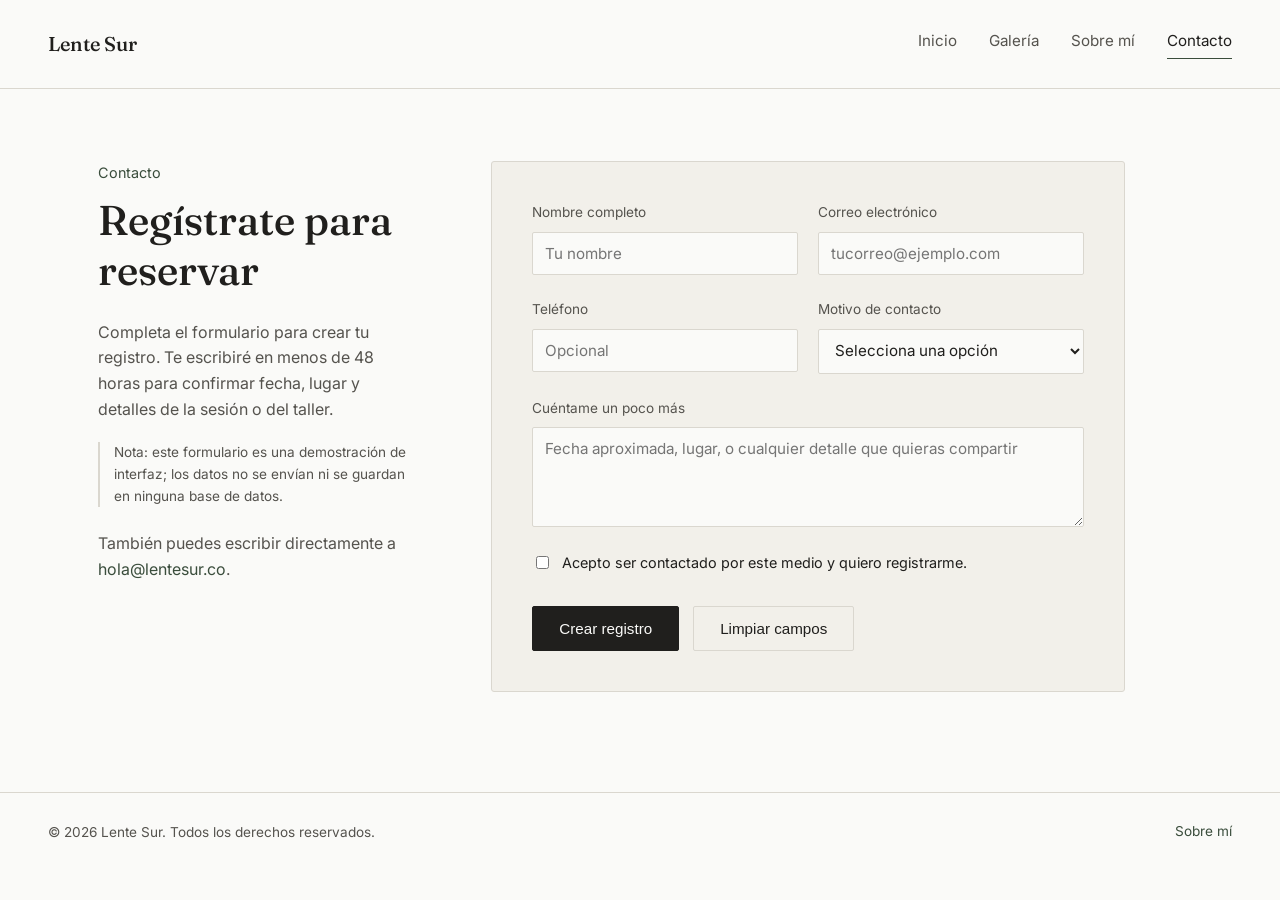
<file: contacto.html>
<!DOCTYPE html>
<html lang="es">
<head>
  <meta charset="UTF-8">
  <meta name="viewport" content="width=device-width, initial-scale=1.0">
  <title>Contacto — Lente Sur</title>
  <link rel="preconnect" href="https://fonts.googleapis.com">
  <link href="https://fonts.googleapis.com/css2?family=Fraunces:opsz,wght@9..144,400;9..144,500;9..144,600&family=Inter:wght@400;500&display=swap" rel="stylesheet">
  <link rel="stylesheet" href="contacto.css">
</head>
<body>

  <header class="site-header">
    <a href="index.html" class="logo">Lente Sur</a>
    <nav class="nav">
      <a href="index.html" class="nav-link">Inicio</a>
      <a href="galeria.html" class="nav-link">Galería</a>
      <a href="sobre.html" class="nav-link">Sobre mí</a>
      <a href="contacto.html" class="nav-link active">Contacto</a>
    </nav>
  </header>

  <main>
    <section class="contact">
      <div class="contact-intro">
        <p class="kicker">Contacto</p>
        <h1>Regístrate para reservar</h1>
        <p class="intro-copy">
          Completa el formulario para crear tu registro. Te escribiré en
          menos de 48 horas para confirmar fecha, lugar y detalles de
          la sesión o del taller.
        </p>
        <p class="intro-note">
          Nota: este formulario es una demostración de interfaz; los
          datos no se envían ni se guardan en ninguna base de datos.
        </p>
        <p class="intro-copy">
          También puedes escribir directamente a
          <a href="mailto:hola@lentesur.co" class="text-link">hola@lentesur.co</a>.
        </p>
      </div>

      <form class="register-form" action="#" method="post" novalidate>
        <div class="field">
          <label for="nombre">Nombre completo</label>
          <input type="text" id="nombre" name="nombre" placeholder="Tu nombre" required>
        </div>

        <div class="field">
          <label for="email">Correo electrónico</label>
          <input type="email" id="email" name="email" placeholder="tucorreo@ejemplo.com" required>
        </div>

        <div class="field">
          <label for="telefono">Teléfono</label>
          <input type="tel" id="telefono" name="telefono" placeholder="Opcional">
        </div>

        <div class="field">
          <label for="interes">Motivo de contacto</label>
          <select id="interes" name="interes" required>
            <option value="" disabled selected>Selecciona una opción</option>
            <option value="sesion">Reservar una sesión</option>
            <option value="taller">Inscribirme a un taller</option>
            <option value="prensa">Encargo o colaboración</option>
            <option value="otro">Otro</option>
          </select>
        </div>

        <div class="field field-full">
          <label for="mensaje">Cuéntame un poco más</label>
          <textarea id="mensaje" name="mensaje" rows="4" placeholder="Fecha aproximada, lugar, o cualquier detalle que quieras compartir"></textarea>
        </div>

        <div class="field field-checkbox field-full">
          <input type="checkbox" id="acepto" name="acepto" required>
          <label for="acepto">Acepto ser contactado por este medio y quiero registrarme.</label>
        </div>

        <div class="field-full form-actions">
          <button type="submit" class="btn btn-primary">Crear registro</button>
          <button type="reset" class="btn btn-ghost">Limpiar campos</button>
        </div>
      </form>
    </section>
  </main>

  <footer class="site-footer">
    <p>© 2026 Lente Sur. Todos los derechos reservados.</p>
    <a href="sobre.html" class="text-link">Sobre mí</a>
  </footer>

</body>
</html>
</file>
<file: contacto.css>
/* ---- Tokens ---- */
:root {
  --bg: #FAFAF8;
  --ink: #201F1D;
  --ink-soft: #55534E;
  --line: #DAD7CF;
  --accent: #3A4D3C;
  --paper: #F2F0EA;
  --serif: 'Fraunces', serif;
  --sans: 'Inter', system-ui, sans-serif;
}

* { box-sizing: border-box; }

body {
  margin: 0;
  background: var(--bg);
  color: var(--ink);
  font-family: var(--sans);
  font-size: 16px;
  line-height: 1.6;
  -webkit-font-smoothing: antialiased;
}

a { color: inherit; }

/* ---- Header / Nav ---- */
.site-header {
  display: flex;
  justify-content: space-between;
  align-items: center;
  padding: 28px 48px;
  border-bottom: 1px solid var(--line);
}

.logo {
  font-family: var(--serif);
  font-size: 1.25rem;
  font-weight: 500;
  text-decoration: none;
}

.nav { display: flex; gap: 32px; }

.nav-link {
  text-decoration: none;
  color: var(--ink-soft);
  font-size: 0.95rem;
  padding-bottom: 4px;
  border-bottom: 1px solid transparent;
  transition: color 0.15s ease, border-color 0.15s ease;
}

.nav-link:hover,
.nav-link.active {
  color: var(--ink);
  border-bottom-color: var(--accent);
}

/* ---- Contact layout ---- */
.contact {
  max-width: 1180px;
  margin: 0 auto;
  padding: 72px 48px 100px;
  display: grid;
  grid-template-columns: 0.85fr 1.15fr;
  gap: 72px;
  align-items: start;
}

.kicker {
  color: var(--accent);
  font-size: 0.9rem;
  margin: 0 0 12px;
}

.contact-intro h1 {
  font-family: var(--serif);
  font-weight: 500;
  font-size: clamp(1.9rem, 3.4vw, 2.6rem);
  line-height: 1.2;
  margin: 0 0 24px;
  max-width: 13ch;
}

.intro-copy {
  color: var(--ink-soft);
  max-width: 46ch;
  margin: 0 0 20px;
}

.intro-note {
  font-size: 0.85rem;
  color: var(--ink-soft);
  border-left: 2px solid var(--line);
  padding-left: 14px;
  margin: 0 0 24px;
  max-width: 42ch;
}

.text-link {
  color: var(--accent);
  text-decoration: none;
  border-bottom: 1px solid transparent;
}

.text-link:hover { border-bottom-color: var(--accent); }

/* ---- Form ---- */
.register-form {
  background: var(--paper);
  border: 1px solid var(--line);
  border-radius: 3px;
  padding: 40px;
  display: grid;
  grid-template-columns: 1fr 1fr;
  gap: 24px 20px;
}

.field {
  display: flex;
  flex-direction: column;
  gap: 8px;
}

.field-full {
  grid-column: 1 / -1;
}

label {
  font-size: 0.85rem;
  color: var(--ink-soft);
}

input[type="text"],
input[type="email"],
input[type="tel"],
select,
textarea {
  font-family: var(--sans);
  font-size: 0.95rem;
  padding: 11px 12px;
  border: 1px solid var(--line);
  border-radius: 2px;
  background: var(--bg);
  color: var(--ink);
}

input:focus,
select:focus,
textarea:focus {
  border-color: var(--accent);
}

textarea {
  resize: vertical;
  font-family: var(--sans);
}

.field-checkbox {
  flex-direction: row;
  align-items: center;
  gap: 10px;
}

.field-checkbox label {
  color: var(--ink);
  font-size: 0.9rem;
}

.form-actions {
  display: flex;
  gap: 14px;
  margin-top: 8px;
}

/* ---- Buttons ---- */
.btn {
  display: inline-block;
  padding: 13px 26px;
  font-size: 0.95rem;
  text-decoration: none;
  border: 1px solid var(--ink);
  border-radius: 2px;
  cursor: pointer;
  transition: background 0.15s ease, border-color 0.15s ease;
}

.btn-primary {
  background: var(--ink);
  color: var(--bg);
}

.btn-primary:hover {
  background: var(--accent);
  border-color: var(--accent);
}

.btn-ghost {
  background: transparent;
  color: var(--ink);
  border-color: var(--line);
}

.btn-ghost:hover {
  border-color: var(--ink);
}

/* ---- Footer ---- */
.site-footer {
  display: flex;
  justify-content: space-between;
  align-items: center;
  padding: 28px 48px;
  border-top: 1px solid var(--line);
  color: var(--ink-soft);
  font-size: 0.85rem;
}

.site-footer p { margin: 0; }

/* ---- Responsive ---- */
@media (max-width: 900px) {
  .contact { grid-template-columns: 1fr; padding: 48px 24px; gap: 40px; }
  .register-form { grid-template-columns: 1fr; padding: 28px; }
}

@media (max-width: 800px) {
  .site-header { flex-direction: column; gap: 16px; align-items: flex-start; }
  .nav { gap: 20px; flex-wrap: wrap; }
  .site-footer { flex-direction: column; gap: 12px; align-items: flex-start; }
}

/* ---- Accessibility ---- */
a:focus-visible,
button:focus-visible,
input:focus-visible,
select:focus-visible,
textarea:focus-visible {
  outline: 2px solid var(--accent);
  outline-offset: 2px;
}

@media (prefers-reduced-motion: reduce) {
  * { transition: none !important; }
}
</file>
